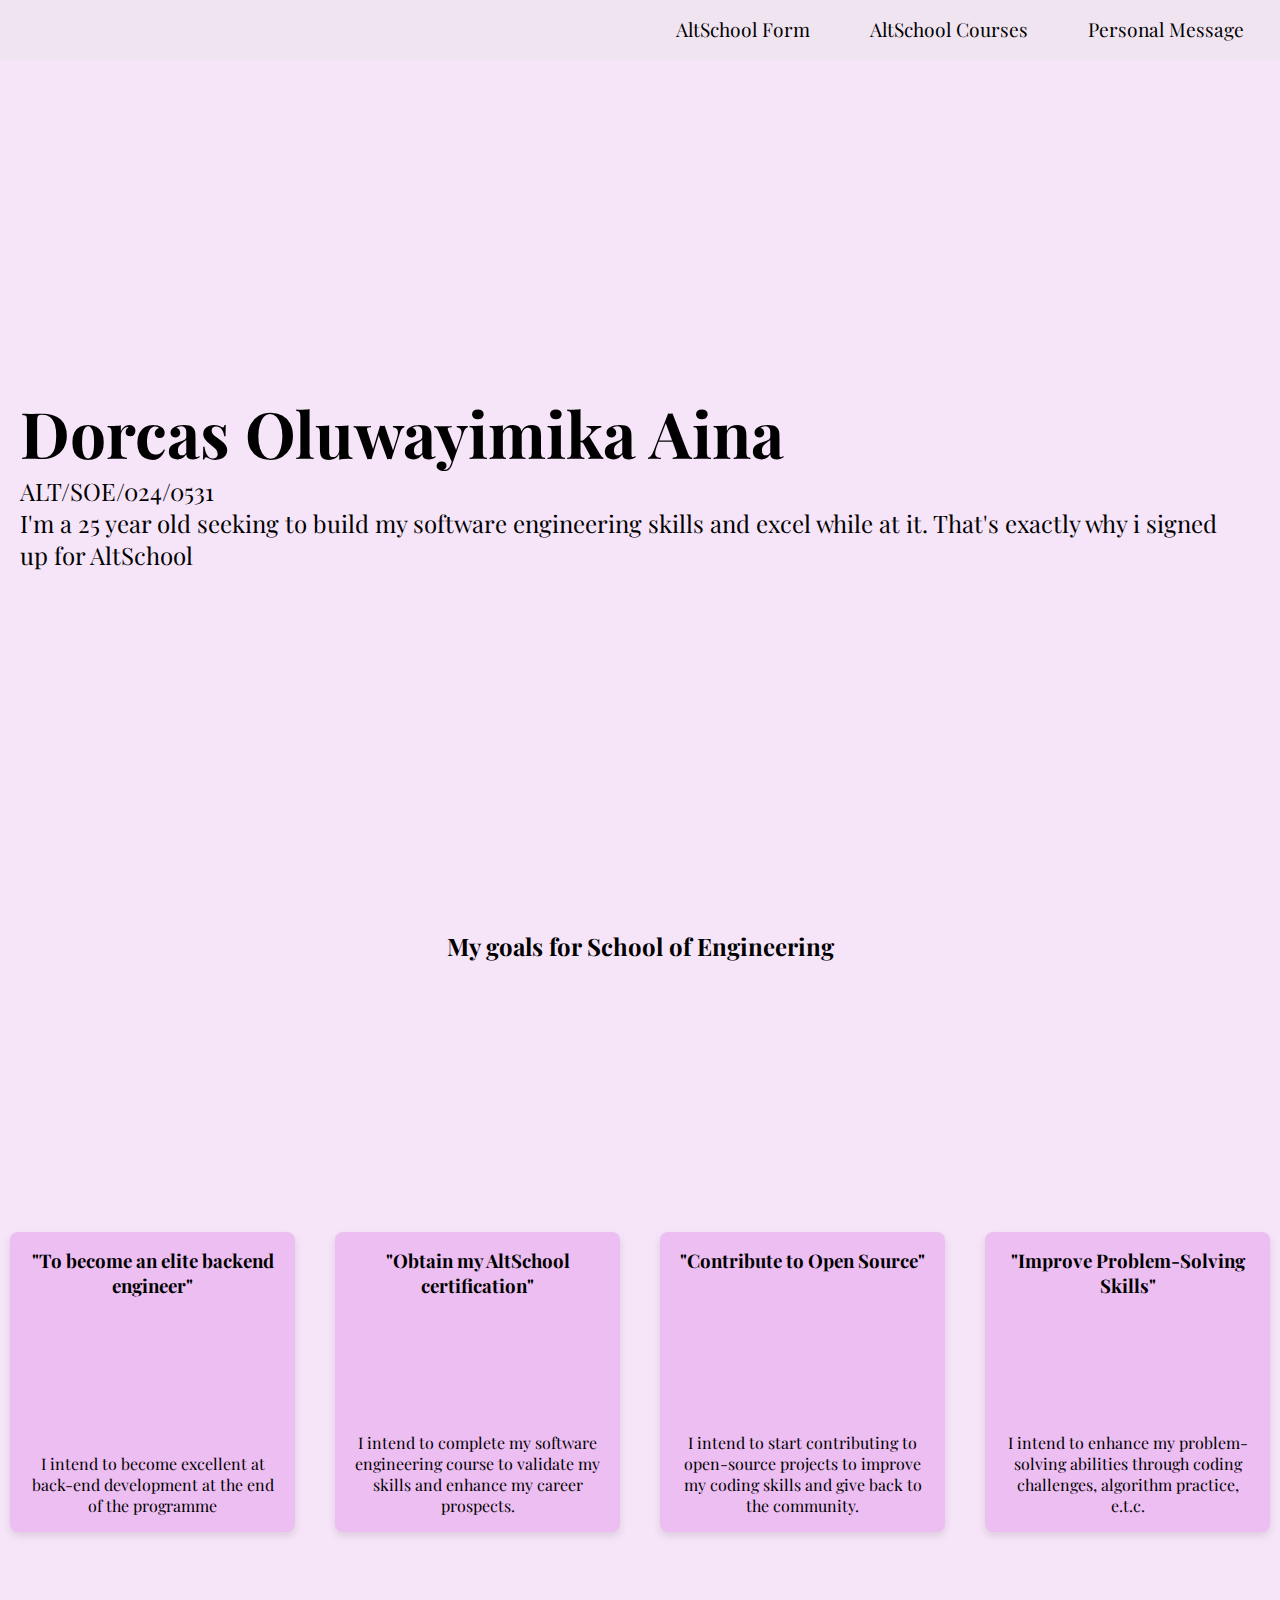
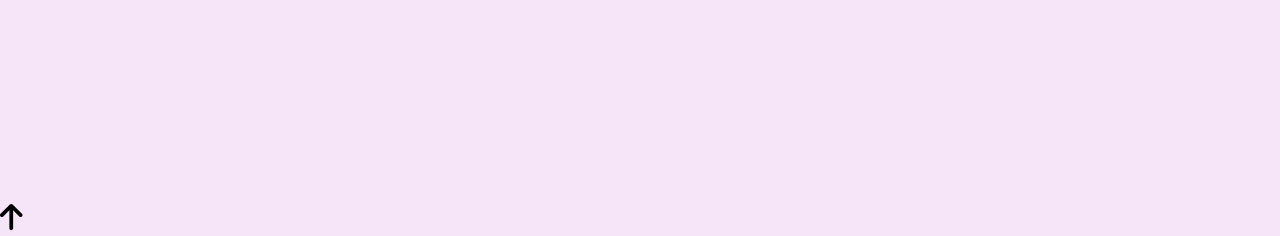
<file: index.html>
<!DOCTYPE html>
<html lang="en">
  <head>
    <meta charset="UTF-8" />
    <meta name="viewport" content="width=device-width, initial-scale=1.0" />
    <title>About Page</title>
    <link
      href="https://fonts.googleapis.com/css2?family=Playfair+Display:wght@400;700&display=swap"
      rel="stylesheet"
    />
    <link
      rel="stylesheet"
      href="https://cdnjs.cloudflare.com/ajax/libs/font-awesome/5.15.4/css/all.min.css"
    />
    <link rel="stylesheet" href="./indexstyle.css" />
  </head>
  <body>
    <div id="profilepage">
      <div class="navbar">
        <div class="Navbar-toggle">
          <i class="fas fa-bars"></i>
        </div>
        <nav class="navbar-links">
          <ul>
            <li>
              <a href="./form.html">AltSchool Form</a>
            </li>
            <li>
              <a href="./table.html">AltSchool Courses</a>
            </li>
            <li>
              <a href="./media.html">Personal Message</a>
            </li>
          </ul>
        </nav>
      </div>
      <div class="container">
        <section id="profile" class="profile-section">
          <div class="main">
            <div class="profiledetails">
              <h1>Dorcas Oluwayimika Aina</h1>
              <p>ALT/SOE/024/0531</p>
              <p>
                I'm a 25 year old seeking to build my software engineering
                skills and excel while at it. That's exactly why i signed up for
                AltSchool
              </p>
            </div>
          </div>
        </section>
      </div>
    </div>
    <div>
      <h2 class="goals">My goals for School of Engineering</h2>
      <div class="card-container">
        <div class="card">
          <div class="card-content">
            <h3 class="heading">"To become an elite backend engineer"</h3>
            <p class="heading-description">
              I intend to become excellent at back-end development at the end of
              the programme
            </p>
          </div>
        </div>
        <div class="card">
          <div class="card-content">
            <h3 class="heading">"Obtain my AltSchool certification"</h3>
            <p class="heading-description">
              I intend to complete my software engineering course to validate my
              skills and enhance my career prospects.
            </p>
          </div>
        </div>
        <div class="card">
          <div class="card-content">
            <h3 class="heading">"Contribute to Open Source"</h3>
            <p class="heading-description">
              I intend to start contributing to open-source projects to improve
              my coding skills and give back to the community.
            </p>
          </div>
        </div>
        <div class="card">
          <div class="card-content">
            <h3 class="heading">"Improve Problem-Solving Skills"</h3>
            <p class="heading-description">
              I intend to enhance my problem-solving abilities through coding
              challenges, algorithm practice, e.t.c.
            </p>
          </div>
        </div>
      </div>
      <a href="#profilepage">
        <svg xmlns="http://www.w3.org/2000/svg" viewBox="0 0 384 512">
          <path
            d="M214.6 41.4c-12.5-12.5-32.8-12.5-45.3 0l-160 160c-12.5 12.5-12.5 32.8 0 45.3s32.8 12.5 45.3 0L160 141.2 160 448c0 17.7 14.3 32 32 32s32-14.3 32-32l0-306.7L329.4 246.6c12.5 12.5 32.8 12.5 45.3 0s12.5-32.8 0-45.3l-160-160z"
          />
        </svg>
      </a>
    </div>
  </body>
</html>
</file>
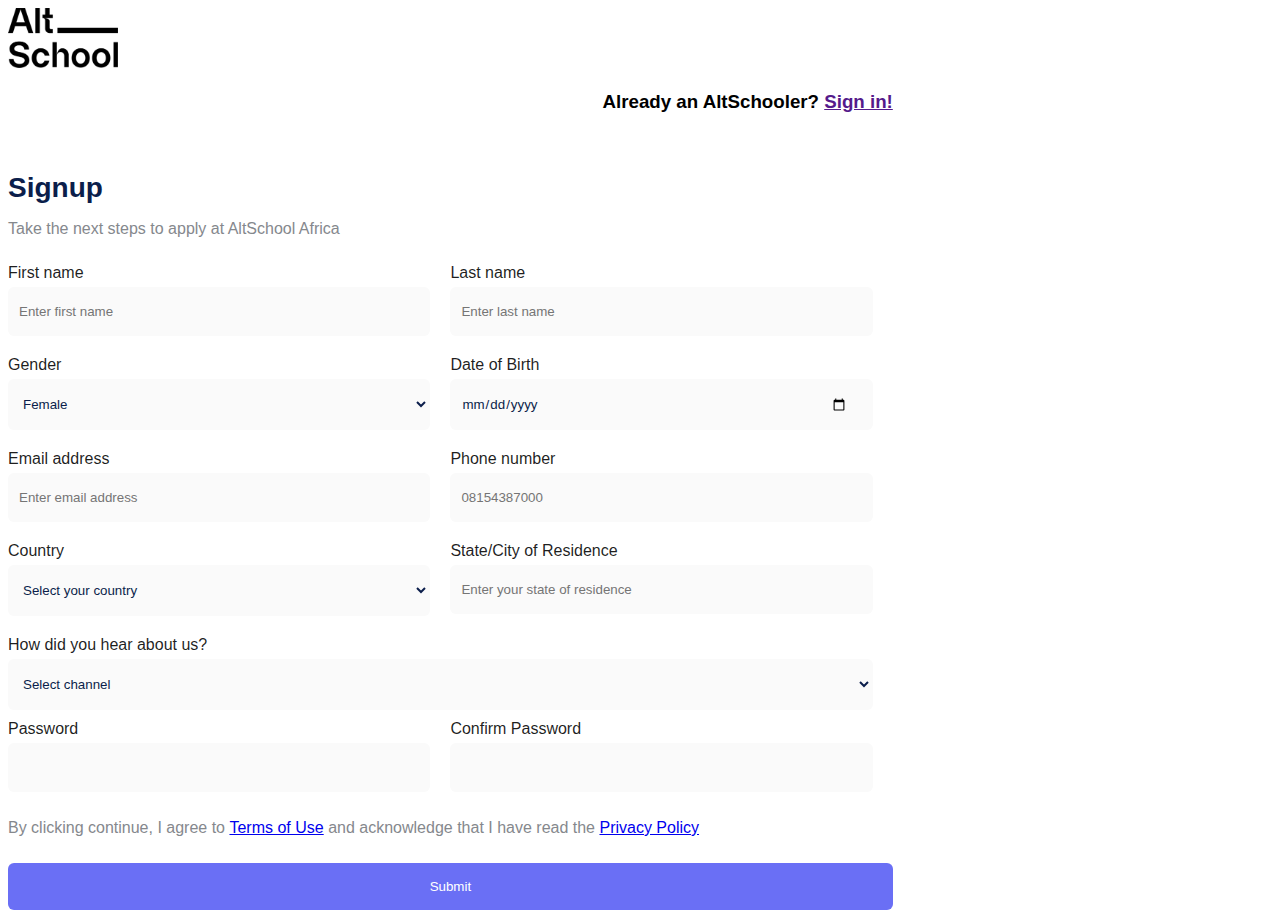
<file: form.html>
<!DOCTYPE html>
<html lang="en">
  <head>
    <meta charset="UTF-8" />
    <meta name="viewport" content="width=device-width, initial-scale=1.0" />
    <title>Altschool Form</title>
    <link rel="preconnect" href="https://fonts.googleapis.com" />
    <link rel="preconnect" href="https://fonts.gstatic.com" crossorigin />
    <link
      href="https://fonts.googleapis.com/css2?family=Almendra+Display&display=swap"
      rel="stylesheet"
    />
    <link rel="stylesheet" href="style.css" />
  </head>
  <body>
    <img src="./images/altlogo.png" height="60px" />
    <h3>Already an AltSchooler? <a href="">Sign in!</a></h3>
    <br />
    <h2>Signup</h2>
    <p>Take the next steps to apply at AltSchool Africa</p>

    <form>
      <div>
        <div>
          <label for="firstname">First name</label>
          <input type="text" id="firstname" placeholder="Enter first name" />
        </div>
        <div>
          <label for="lastname">Last name</label>
          <input type="text" id="lastname" placeholder="Enter last name" />
        </div>
      </div>
      <div>
        <div>
          <label for="gender">Gender</label>
          <select name="Gender" id="gender">
            <option value="Female">Female</option>
            <option value="Male">Male</option>
          </select>
        </div>
        <div>
          <label for="dateofbirth">Date of Birth</label>
          <input type="date" id="dateofbirth" />
        </div>
      </div>
      <div>
        <div>
          <label for="emailaddress">Email address</label>
          <input
            type="text"
            id="emailaddress"
            placeholder="Enter email address"
          />
        </div>
        <div>
          <label for="phonenumber">Phone number</label>
          <input type="text" id="phonenumber" placeholder="08154387000" />
        </div>
      </div>
      <div>
        <div>
          <label for="country">Country</label>
          <select name="Country" placeholder="Select your country">
            <option value="">Select your country</option>
            <option value="Kenya">Kenya</option>
            <option value="Nigeria">Nigeria</option>
          </select>
        </div>
        <div>
          <label for="residence">State/City of Residence</label>
          <input
            type="text"
            id="residence"
            placeholder="Enter your state of residence"
          />
        </div>
      </div>
      <div class="channel">
        <label for="channel">How did you hear about us?</label>
        <select name="channel" id="channel">
          <option value="">Select channel</option>
          <option value="LinkedIn">LinkedIn</option>
          <option value="Youtube">Youtube</option>
        </select>
      </div>
      <div>
        <div>
          <label for="pwd">Password</label>
          <input type="password" id="pwd" name="pwd" />
        </div>
        <div>
          <label for="confirm_pwd">Confirm Password</label>
          <input type="password" id="confirm_pwd" name="confirm_pwd" />
        </div>
      </div>
    </form>
    <p>
      By clicking continue, I agree to
      <a href="https://www.altschoolafrica.com/terms-and-conditions"
        >Terms of Use</a
      >
      and acknowledge that I have read the
      <a href="https://altschoolafrica.com/privacy-policy">Privacy Policy</a>
    </p>
    <input class="submit" type="submit" value="Submit" />
  </body>
</html>
</file>
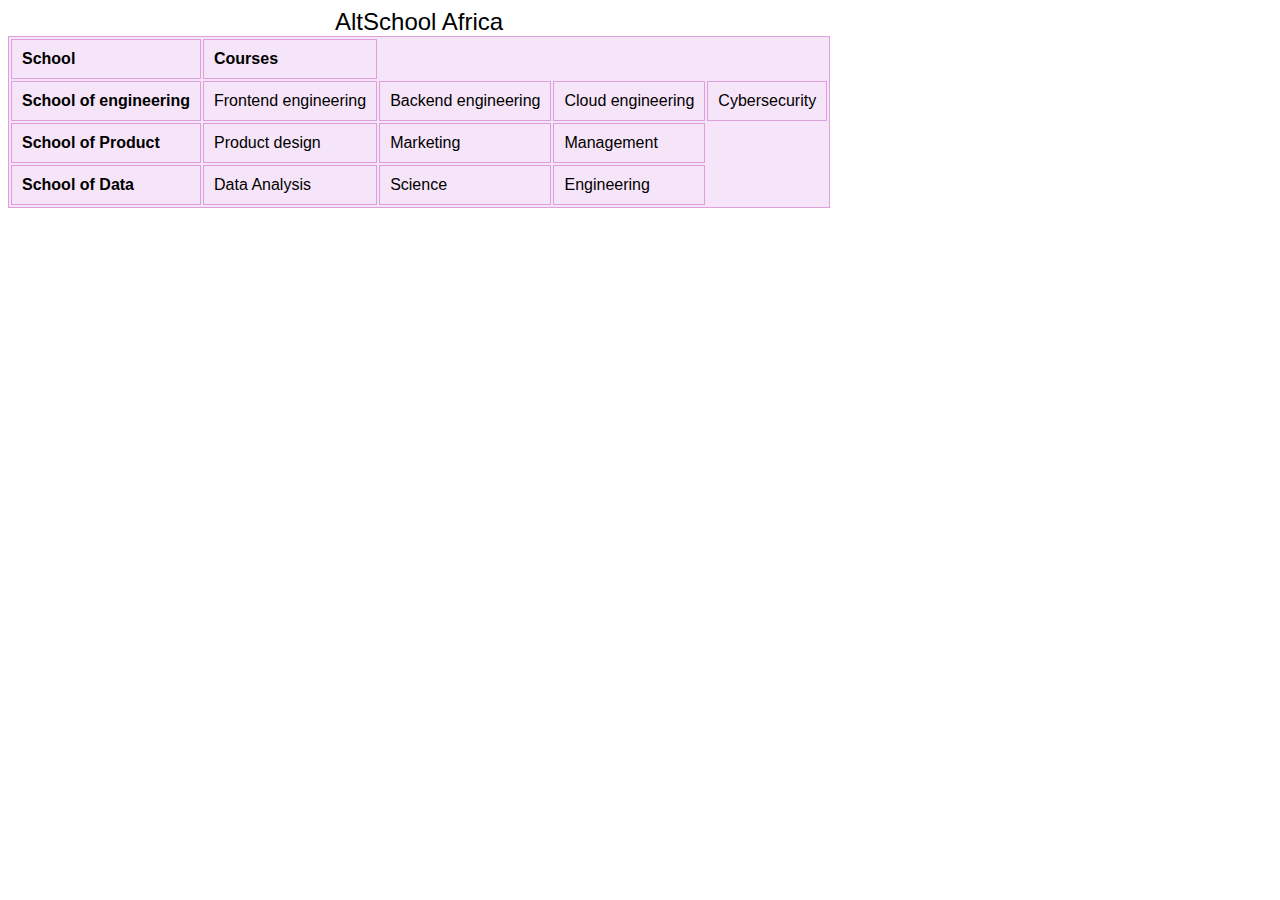
<file: table.html>
<!DOCTYPE html>
<html lang="en">
  <head>
    <meta charset="UTF-8" />
    <meta name="viewport" content="width=device-width, initial-scale=1.0" />
    <title>Course Table</title>
    <link rel="stylesheet" href="style.css" />
  </head>
  <body>
    <table>
      <caption>
        AltSchool Africa
      </caption>
      <thead>
        <tr>
          <th>School</th>
          <th>Courses</th>
        </tr>
      </thead>
      <tbody>
        <tr>
          <th>School of engineering</th>
          <td>Frontend engineering</td>
          <td>Backend engineering</td>
          <td>Cloud engineering</td>
          <td>Cybersecurity</td>
        </tr>
        <tr>
          <th>School of Product</th>
          <td>Product design</td>
          <td>Marketing</td>
          <td>Management</td>
        </tr>
        <tr>
          <th>School of Data</th>
          <td>Data Analysis</td>
          <td>Science</td>
          <td>Engineering</td>
        </tr>
      </tbody>
    </table>
  </body>
</html>
</file>
<file: indexstyle.css>
* {
  padding: 0;
  margin: 0;
  box-sizing: border-box;
  font-family: "Playfair Display", serif;
}

body {
  background-color: #f6e4f8;
}

.navbar {
  height: 60px;
  display: flex;
  justify-content: flex-end;
  align-items: right;
  margin: auto;
  padding: 16px;
  background-color: #f0e4f1;
  position: sticky;
  top: 0;
  z-index: 1000;
}

.navbar a {
  text-decoration: none;
  color: black;
  align-items: center;
  text-align: center;
  font-size: larger;
}

.navbar ul {
  list-style-type: none;
  display: flex;
  overflow: hidden;
}
.navbar li {
  float: right;
  display: inline;
  align-items: center;
  margin-left: 40px;
  margin-right: 20px;
}

.Navbar-toggle {
  display: none;
}
.container {
  display: flex;
  align-items: center;
  justify-content: center;
  min-height: calc(100vh - 60px);
  max-width: 1440px;
  margin: 0 auto;
  background: #f6e4f8;
  margin-right: 30px;
}

.profile-section {
  display: flex;
  align-items: center;
  justify-content: space-between;
  width: 100%;
  padding: 20px;
}

.main {
  flex: 1;
}

.profiledetails h1 {
  font-size: 4em;
}

.profiledetails p {
  font-size: 1.5em;
}

.card-container {
  display: flex;
  flex-direction: row;
  justify-content: space-between;
  gap: 20px;
  height: calc(100vh - 60px);
  overflow-y: auto;
  align-items: center;
}

.card {
  background-color: #edbef2;
  border-radius: 8px;
  box-shadow: 0 4px 8px rgba(0, 0, 0, 0.1);
  width: 340px;
  overflow: hidden;
  text-align: center;
  transition: transform 0.2s;
  cursor: pointer;
  display: flex;
  flex-direction: column;
  height: 300px;
  margin: 0px 10px;
}

.goals {
  padding-top: 30px;
  text-align: center;
}
.card-content {
  flex: 1;
  padding: 16px;
  display: flex;
  flex-direction: column;
  justify-content: space-between;
}

svg {
  height: 30px;
}

@media only screen and (max-width: 768px) {
  .navbar-links {
    font-size: 10px;
  }

  .profiledetails h1 {
    font-size: 3em;
  }

  .profiledetails p {
    font-size: 1em;
  }

  .card-container {
    flex-direction: column;
    align-items: center;
  }

  .card {
    width: 80%;
  }

  .goals {
    padding-bottom: 10px;
    text-align: center;
  }
}
</file>
<file: style.css>
* {
  font-family: sans-serif;
}
form {
  width: 70%;
}

h3 {
  width: 70%;
  text-align: end;
}
h2 {
  font-size: 1.75rem;
  color: rgb(11, 30, 75);
  line-height: 30px;
  margin-bottom: 10px;
}
p {
  font-size: 1rem;
  font-family: sans-serif;
  color: rgb(133, 136, 141);
  line-height: 20px;
}
label {
  font-size: 1rem;
  padding-bottom: 5px;
  color: rgba(0, 0, 0, 0.88);
}
input,
select {
  background: rgb(250, 250, 250);
  border: 1px solid transparent;
  box-shadow: none;
  padding: 16px 24px 16px 10px;
  border-radius: 6px;
  outline: none;
  color: rgb(11, 30, 75);
  font-family: AlmarenaLight, sans-serif;
  transition: 0.3s;
}
input:focus {
  border: 1px solid rgb(69, 103, 218);
  box-shadow: 0 0 0 1px rgb(105, 135, 235);
}
form div {
  display: flex;
  flex-direction: row;
  margin-bottom: 10px;
}

form div div {
  display: flex;
  flex-direction: column;
  padding-right: 20px;
  width: 50%;
  box-sizing: border-box;
}

.channel {
  display: flex;
  flex-direction: column;
  padding-right: 20px;
}

body p {
  font-size: 1rem;
  font-family: EuclidLight, sans-serif;
  color: rgb(133, 136, 141);
  line-height: 20px;
  margin-bottom: 25px;
  width: 70%;
}

.submit {
  width: 70%;
  padding: 16px 0px;
  background: rgb(106, 111, 245);
  color: rgb(255, 255, 255);
  font-family: EuclidRegular, sans-serif;
  display: flex;
  gap: 10px;
  border: none;
  border-radius: 6px;
  -webkit-box-align: center;
  align-items: center;
  -webkit-box-pack: center;
  justify-content: center;
  cursor: pointer;
  transition: 0.3s ease-in-out;
}

table {
  border: 1px solid plum;
  background-color: #f6e4f8;
}

caption {
  font-size: 1.5em;
}

th {
  text-align: left;
  padding: 10px;
  border: 1px solid plum;
}

td {
  padding: 10px;
  border: 1px solid plum;
}
</file>
